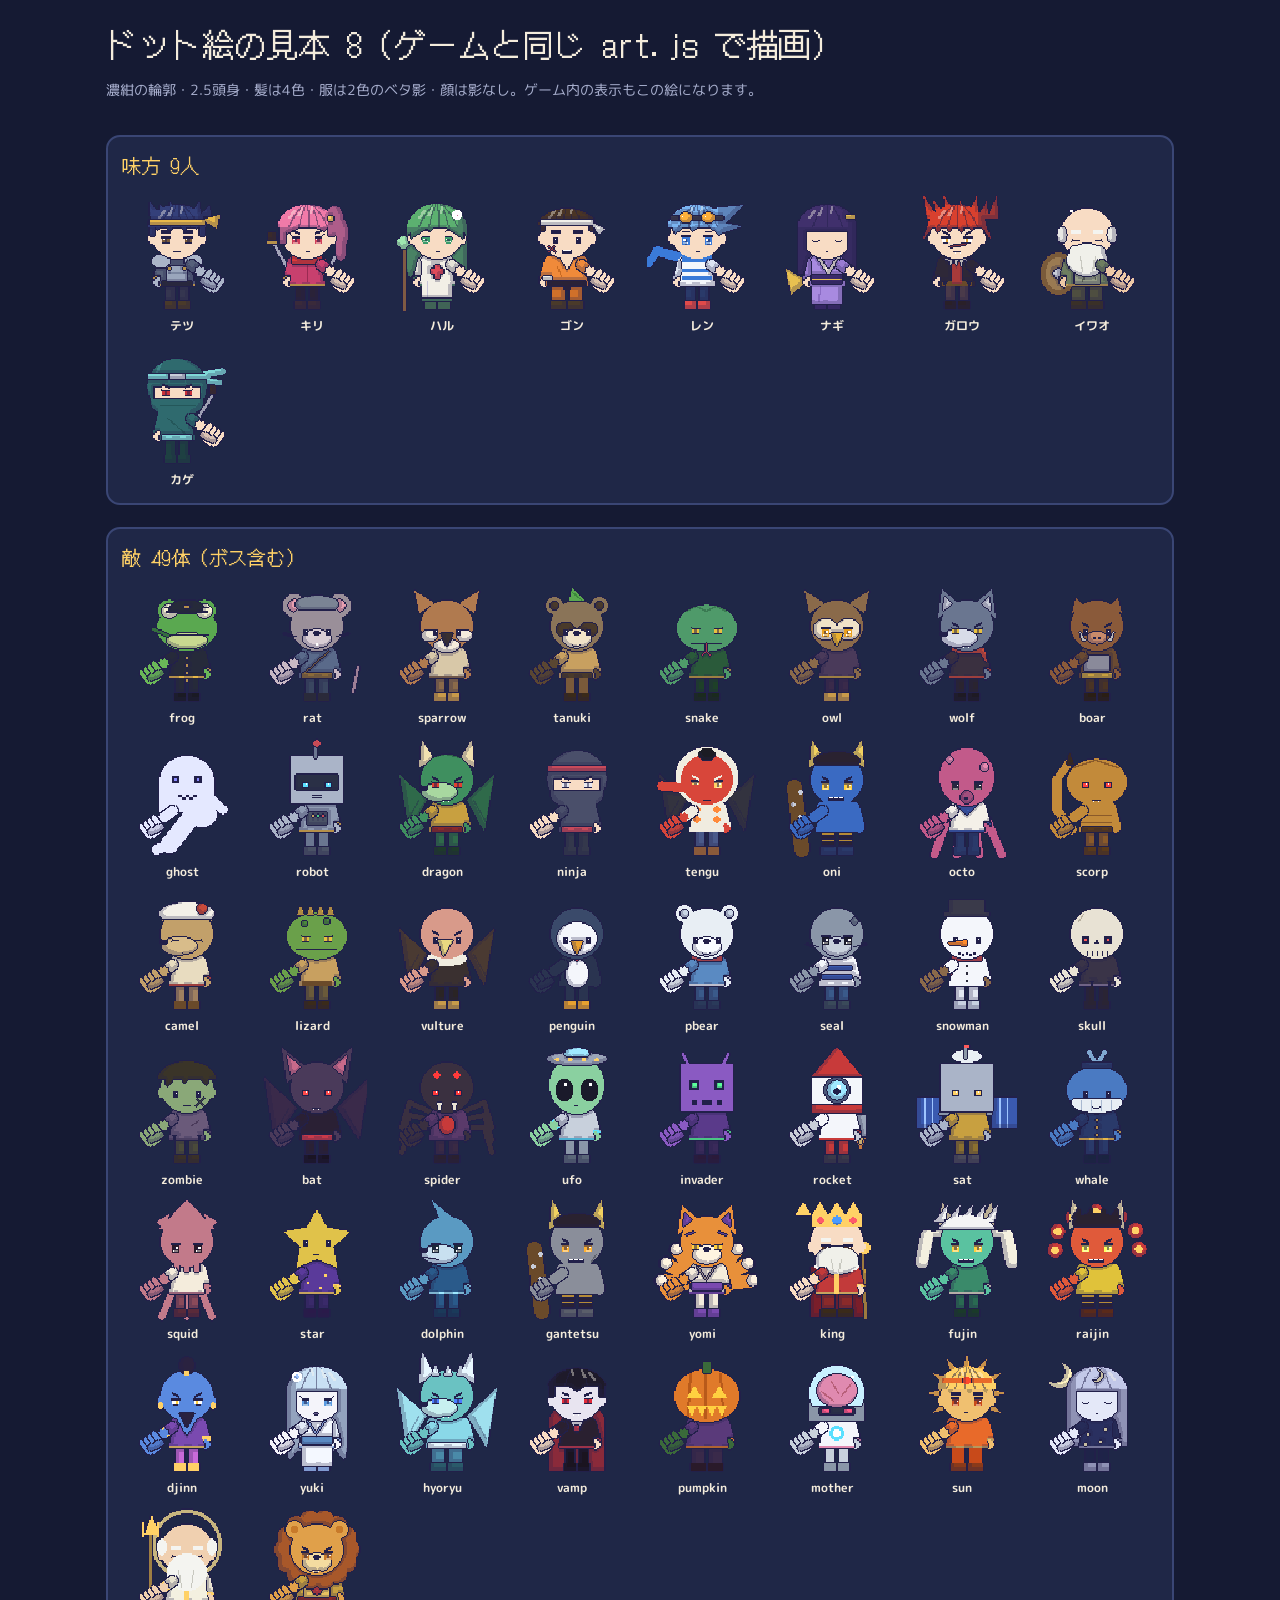
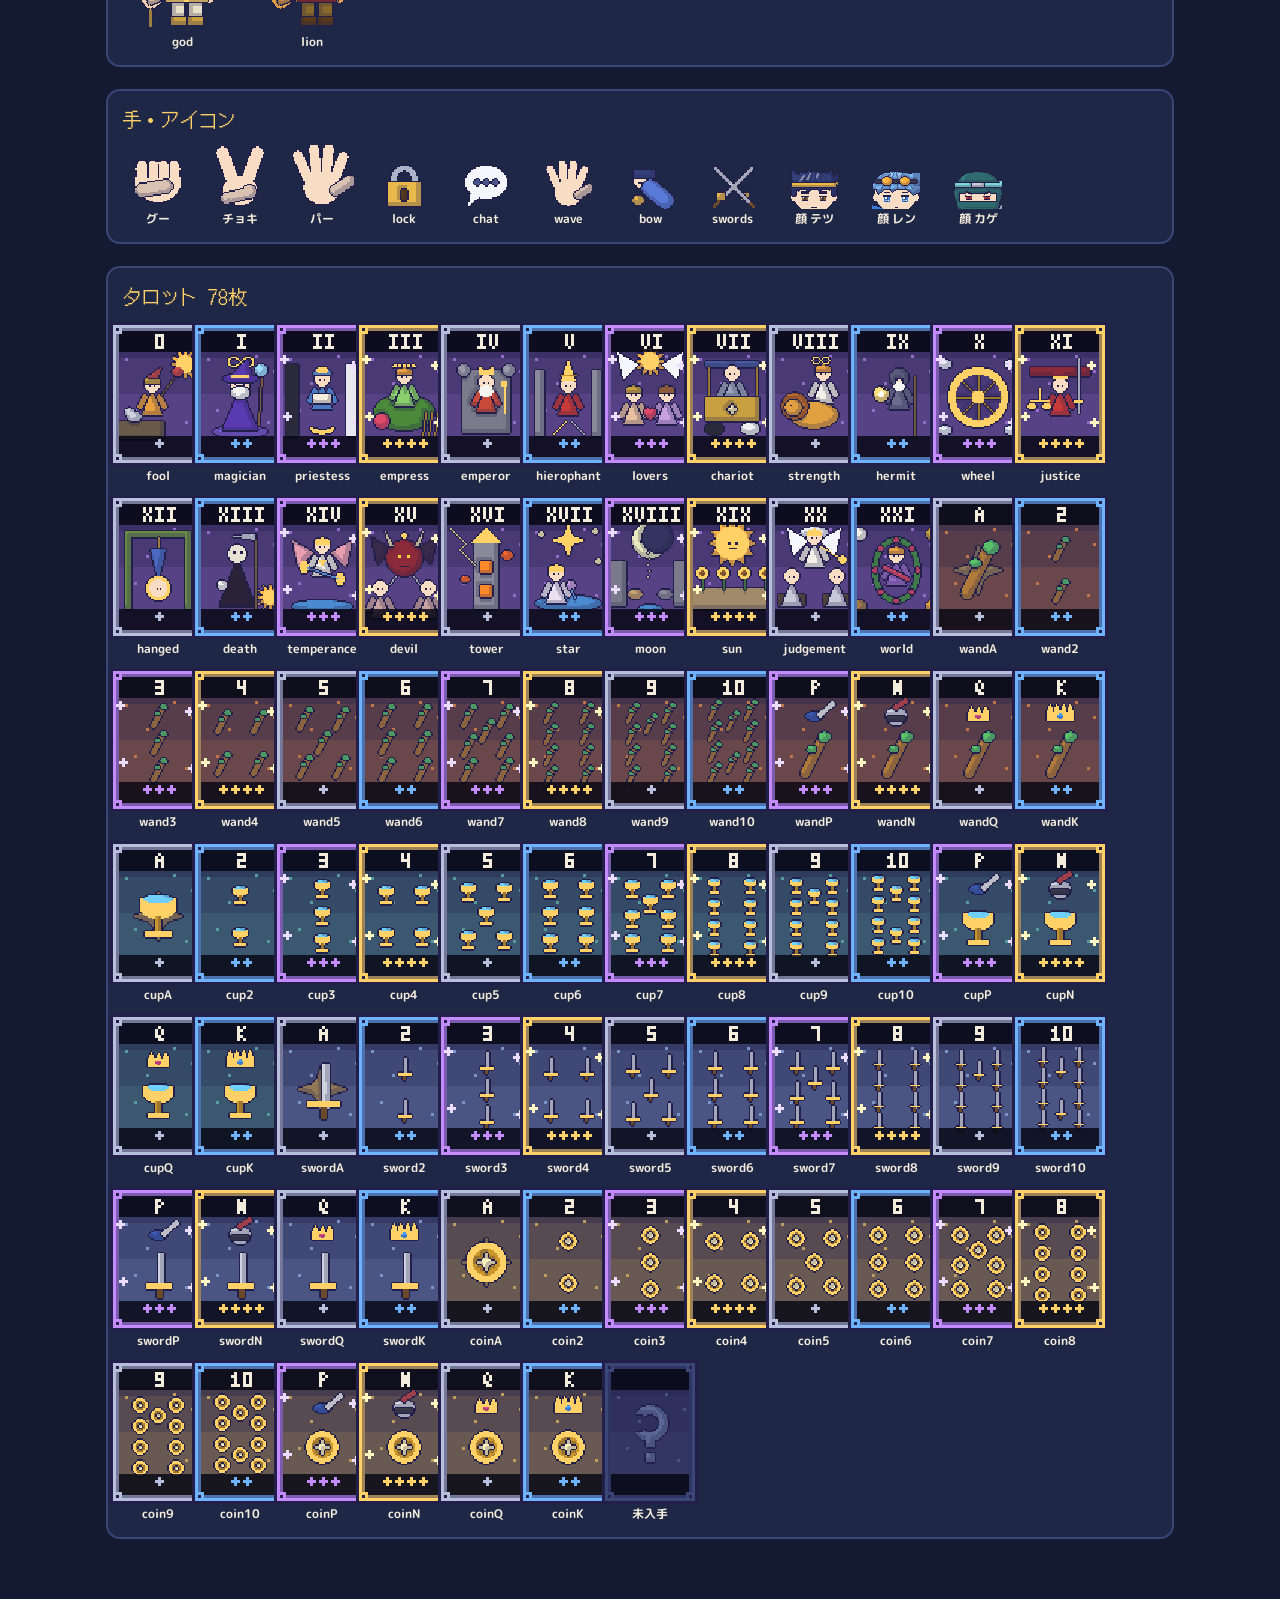
<file: _art-preview.html>
<!doctype html>
<html lang="ja">
<head>
<meta charset="utf-8">
<meta name="viewport" content="width=device-width,initial-scale=1">
<title>ドット絵の見本 8</title>
<link rel="stylesheet" href="https://fonts.googleapis.com/css2?family=DotGothic16&family=M+PLUS+Rounded+1c:wght@400;700;800&display=swap">
<style>
:root { --night: #151a33; --panel: #1f2747; --line: #3a4675; --ink: #f4ecdc; --dim: #a9b0cf; --gold: #ffd166; }
* { box-sizing: border-box; }
body { margin: 0; background: var(--night); color: var(--ink); font-family: "M PLUS Rounded 1c", sans-serif; }
.wrap { max-width: 1100px; margin: 0 auto; padding: 20px 16px 60px; display: flex; flex-direction: column; gap: 22px; }
h1, h2 { font-family: "DotGothic16", monospace; font-weight: 400; margin: 0; }
h2 { color: var(--gold); font-size: 1.2rem; }
.sub { color: var(--dim); font-size: .85rem; }
.sec { background: var(--panel); border: 2px solid var(--line); border-radius: 14px; padding: 14px; display: flex; flex-direction: column; gap: 12px; }
.row { display: flex; flex-wrap: wrap; gap: 10px; align-items: flex-end; }
.it { display: flex; flex-direction: column; align-items: center; gap: 2px; font-size: .72rem; width: 120px; text-align: center; }
.it.s { width: 72px; }
img, canvas { image-rendering: pixelated; image-rendering: crisp-edges; display: block; }
.fig { position: relative; width: 110px; height: 125px; }
.fig img { position: absolute; }
</style>
</head>
<body>
<div class="wrap">
  <div><h1>ドット絵の見本 8（ゲームと同じ art.js で描画）</h1>
  <p class="sub">濃紺の輪郭・2.5頭身・髪は4色・服は2色のベタ影・顔は影なし。ゲーム内の表示もこの絵になります。</p></div>
  <div class="sec"><h2>味方 9人</h2><div class="row" id="allies"></div></div>
  <div class="sec"><h2>敵 49体（ボス含む）</h2><div class="row" id="enemies"></div></div>
  <div class="sec"><h2>手・アイコン</h2><div class="row" id="icons"></div></div>
  <div class="sec"><h2>タロット 78枚</h2><div class="row" id="cards"></div></div>
</div>
<script src="art.js"></script>
<script>
const A = JQArt;
const NAMES = { 1: "テツ", 2: "キリ", 3: "ハル", 4: "ゴン", 5: "レン", 6: "ナギ", 7: "ガロウ", 8: "イワオ", 9: "カゲ" };
// 体＋前の腕（休みの角度 35°）＋手を、ゲームと同じ位置関係で重ねる
function figure(kind, key, flip) {
  const a = A.actor(kind, key), d = document.createElement("div"); d.className = "fig"; if (flip) d.style.transform = "scaleX(-1)";
  d.innerHTML = `<img src="${a.body}" style="left:0;top:0;width:110px;height:125px">
    <div style="position:absolute;left:57.5px;top:65px;width:30px;height:17.5px;transform-origin:6.25px 8.75px;transform:rotate(35deg)">
      <img src="${a.arm}" style="left:0;top:0;width:30px;height:17.5px"><img src="${a.hand[0]}" style="left:18px;top:-6px;width:30px;height:30px"></div>`;
  return d;
}
const add = (box, el, label, cls = "") => { const d = document.createElement("div"); d.className = "it " + cls; d.appendChild(el); d.insertAdjacentHTML("beforeend", `<b>${label}</b>`); box.appendChild(d); };
for (const id in NAMES) add(document.getElementById("allies"), figure("p", +id), NAMES[id]);
for (const k of Object.keys(A.ENEMY)) add(document.getElementById("enemies"), figure("e", k, true), k);
const img = (src, w) => { const i = new Image(); i.src = src; i.style.width = i.style.height = w + "px"; return i; };
["グー", "チョキ", "パー"].forEach((n, h) => add(document.getElementById("icons"), img(A.handIcon(h), 64), n, "s"));
for (const n of ["lock", "chat", "wave", "bow", "swords"]) add(document.getElementById("icons"), img(A.icon(n), 48), n, "s");
for (const k of ["1", "5", "9"]) add(document.getElementById("icons"), img(A.actor("p", +k).face, 48), "顔 " + NAMES[k], "s");
const MAJ = ["fool", "magician", "priestess", "empress", "emperor", "hierophant", "lovers", "chariot", "strength", "hermit", "wheel", "justice", "hanged", "death", "temperance", "devil", "tower", "star", "moon", "sun", "judgement", "world"];
const ROMAN = ["0", "I", "II", "III", "IV", "V", "VI", "VII", "VIII", "IX", "X", "XI", "XII", "XIII", "XIV", "XV", "XVI", "XVII", "XVIII", "XIX", "XX", "XXI"];
const SUITC = { wand: "#ff9a4a", cup: "#6fd0c0", sword: "#9fc5ff", coin: "#ffd166" }, RG = ["A", "2", "3", "4", "5", "6", "7", "8", "9", "10", "P", "N", "Q", "K"];
const card = (ds, label) => { const c = document.createElement("canvas"); Object.assign(c.dataset, ds); c.style.width = "96px"; c.style.height = "144px"; A.paintCard(c); add(document.getElementById("cards"), c, label, "s"); };
MAJ.forEach((id, i) => card({ art: "star", id, kind: "major", r: i % 4, col: "#c48bff", label: ROMAN[i] }, id));
for (const s in SUITC) for (let r = 0; r < 14; r++) card({ art: s, kind: "minor", suit: s, rank: r, r: r % 4, col: SUITC[s], label: RG[r] }, s + RG[r]);
card({ art: "unknown", label: "" }, "未入手");
</script>
</body>
</html>
</file>
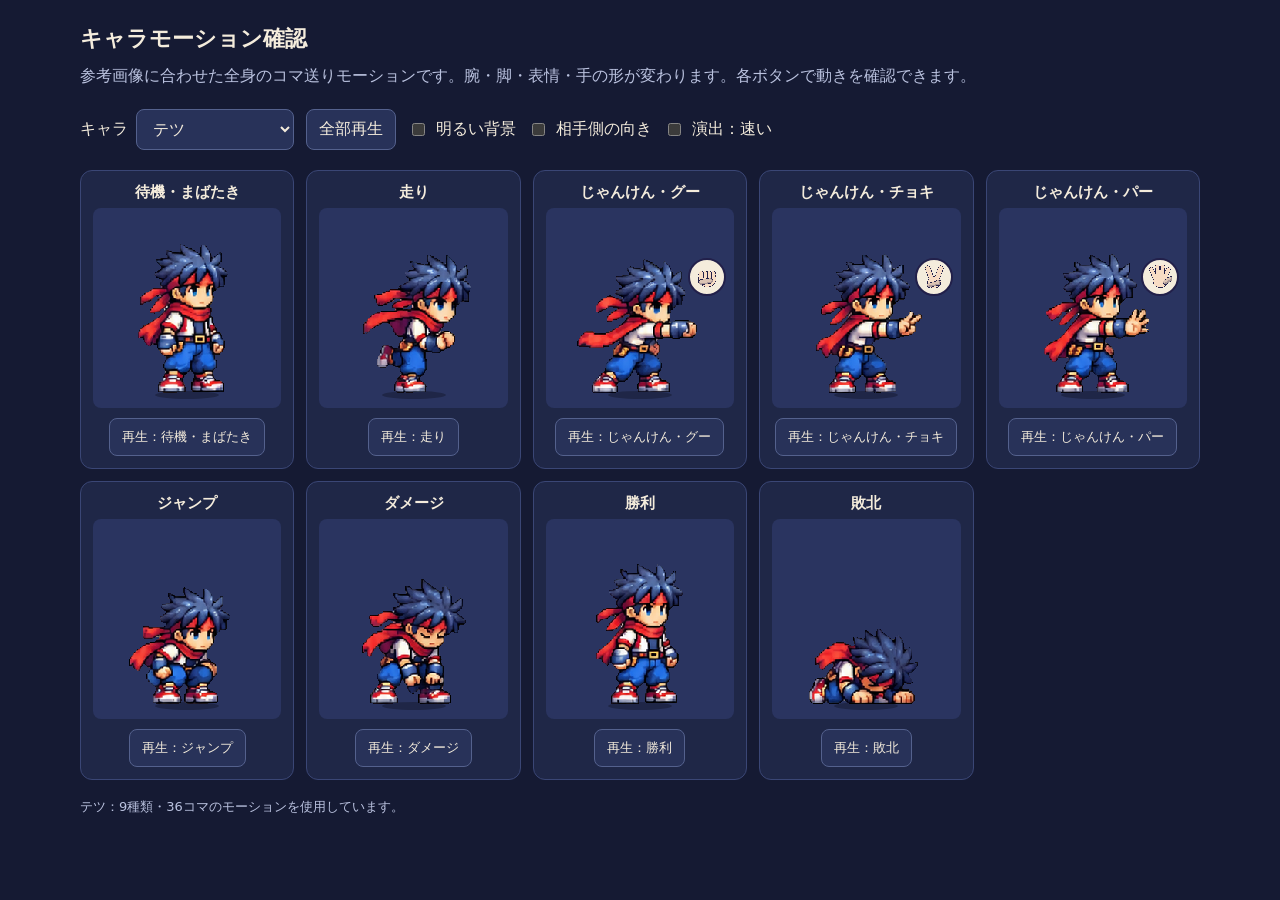
<file: _motion-preview.html>
<!doctype html>
<html lang="ja">
<head>
<meta charset="utf-8">
<meta name="viewport" content="width=device-width,initial-scale=1">
<title>キャラモーション確認</title>
<style>
:root { color-scheme: dark; font-family: system-ui, sans-serif; background: #151a33; color: #f4ecdc; }
body { margin: 0; } main { max-width: 1120px; margin: auto; padding: 24px; }
h1 { font-size: 22px; margin: 0 0 8px; } p { line-height: 1.7; color: #bac2df; margin: 0 0 20px; }
.controls { display: flex; align-items: center; flex-wrap: wrap; gap: 12px; margin-bottom: 20px; }
select, button { font: inherit; padding: 9px 12px; border: 1px solid #54618d; border-radius: 8px; color: #f4ecdc; background: #283259; }
button { cursor: pointer; } label { display: flex; align-items: center; gap: 8px; }
.grid { display: grid; grid-template-columns: repeat(auto-fit, minmax(210px, 1fr)); gap: 12px; }
.card { background: #1f2747; border: 1px solid #3a4675; border-radius: 12px; padding: 12px; text-align: center; }
h2 { font-size: 15px; margin: 0 0 6px; } .scene { height: 200px; position: relative; background: #2a3460; border-radius: 8px; overflow: hidden; }
.light .scene { background: #efe5ce; }
.actor { position: absolute; width: 128px; height: 160px; bottom: 12px; left: calc(50% - 64px); }
.bob { position: absolute; inset: 0; animation: breathe 2.4s steps(1, end) infinite; }
.motion-rendered .bob { animation: none; }
.spr { display: block; width: 128px; height: 160px; max-width: none; image-rendering: pixelated; }
.shadow { position: absolute; width: 64px; height: 8px; left: 32px; bottom: -3px; border-radius: 50%; background: #0004; }
.bubble { position: absolute; top: 50px; right: 8px; border-radius: 50%; background: #f4ecdc; border: 2px solid #22204a; padding: 5px; z-index: 2; }
.bubble img { width: 24px; height: 24px; display: block; image-rendering: pixelated; }
@keyframes breathe { 0%, 100% { transform: translateY(0); } 35%, 65% { transform: translateY(-1px); } }
.caption { margin: 16px 0 0; font-size: 13px; } .card button { margin-top: 10px; font-size: 13px; }
@media (max-width: 520px) { main { padding: 16px; } .grid { grid-template-columns: repeat(2, minmax(0, 1fr)); } .controls { font-size: 14px; } }
</style>
</head>
<body><main>
<h1>キャラモーション確認</h1>
<p>参考画像に合わせた全身のコマ送りモーションです。腕・脚・表情・手の形が変わります。各ボタンで動きを確認できます。</p>
<div class="controls">
  <label>キャラ <select id="character"></select></label>
  <button id="replay" type="button">全部再生</button>
  <label><input id="light" type="checkbox">明るい背景</label>
  <label><input id="reverse" type="checkbox">相手側の向き</label>
  <label><input id="fast" type="checkbox">演出：速い</label>
</div>
<div class="grid" id="list"></div>
<p class="caption" id="status" role="status"></p>
</main>
<script src="art.js"></script>
<script src="character-atlases.js?v=2026-11-08-0044"></script>
<script src="character-motion.js?v=2026-11-08-0044"></script>
<script>
const names = ["テツ", "キリ", "ハル", "ゴン", "レン", "ナギ", "ガロウ", "イワオ", "カゲ", "シズク", "ツツミ", "ウガチ", "ホムラ", "マサ", "トキ", "ミツ", "セツナ", "カエデ（攻撃）", "カエデ（防御）"];
const keys = [...Array.from({ length: 18 }, (_, i) => `c${i + 1}`), "c18d"];
const motions = [["待機・まばたき", "idle"], ["走り", "run"], ["じゃんけん・グー", "G", 0], ["じゃんけん・チョキ", "C", 1], ["じゃんけん・パー", "P", 2], ["ジャンプ", "jump"], ["ダメージ", "hurt"], ["勝利", "win"], ["敗北", "lose"]];
const select = document.getElementById("character"), cards = [];
keys.forEach((key, i) => { const option = document.createElement("option"); option.value = key; option.textContent = names[i]; select.append(option); });
for (const [label, name, hand] of motions) {
  const card = document.createElement("section"); card.className = "card";
  card.innerHTML = `<h2>${label}</h2><div class="scene"><div class="actor"><div class="shadow"></div><div class="bob"><img class="spr" alt="${label}"></div></div></div><button type="button">再生：${label}</button>`;
  const actor = card.querySelector(".actor");
  if (hand !== undefined) { const bubble = document.createElement("span"); bubble.className = "bubble"; bubble.innerHTML = `<img src="${JQArt.handIcon(hand)}" alt="${["グー", "チョキ", "パー"][hand]}">`; card.querySelector(".scene").append(bubble); }
  const play = () => JQMotion.play(actor, name, { loop: name === "win" || name === "run", rate: document.getElementById("fast").checked ? .55 : 1 });
  card.querySelector("button").onclick = play;
  cards.push({ actor, play }); document.getElementById("list").append(card);
}
async function choose() {
  const key = select.value;
  document.getElementById("status").textContent = "読み込み中…";
  const ready = cards.map(async ({ actor }) => {
    JQMotion.play(actor, "idle");
    const image = actor.querySelector(".spr"); image.dataset.motionKey = key; image.src = `img/chars/${key}.png?v=2026-11-08-0044`;
    await image.decode();
  });
  try {
    await Promise.all(ready); if (select.value !== key) return;
    cards.forEach(c => c.play());
    document.getElementById("status").textContent = `${names[keys.indexOf(key)]}：9種類・36コマのモーションを使用しています。`;
  } catch { if (select.value === key) document.getElementById("status").textContent = "画像を読み込めませんでした。再読み込みしてください。"; }
}
select.onchange = choose;
document.getElementById("replay").onclick = () => cards.forEach(c => c.play());
document.getElementById("light").onchange = e => document.body.classList.toggle("light", e.target.checked);
document.getElementById("reverse").onchange = e => cards.forEach(c => { c.actor.style.transform = e.target.checked ? "scaleX(-1)" : "none"; });
document.getElementById("fast").onchange = () => cards.forEach(c => c.play());
choose();
</script></body></html>
</file>
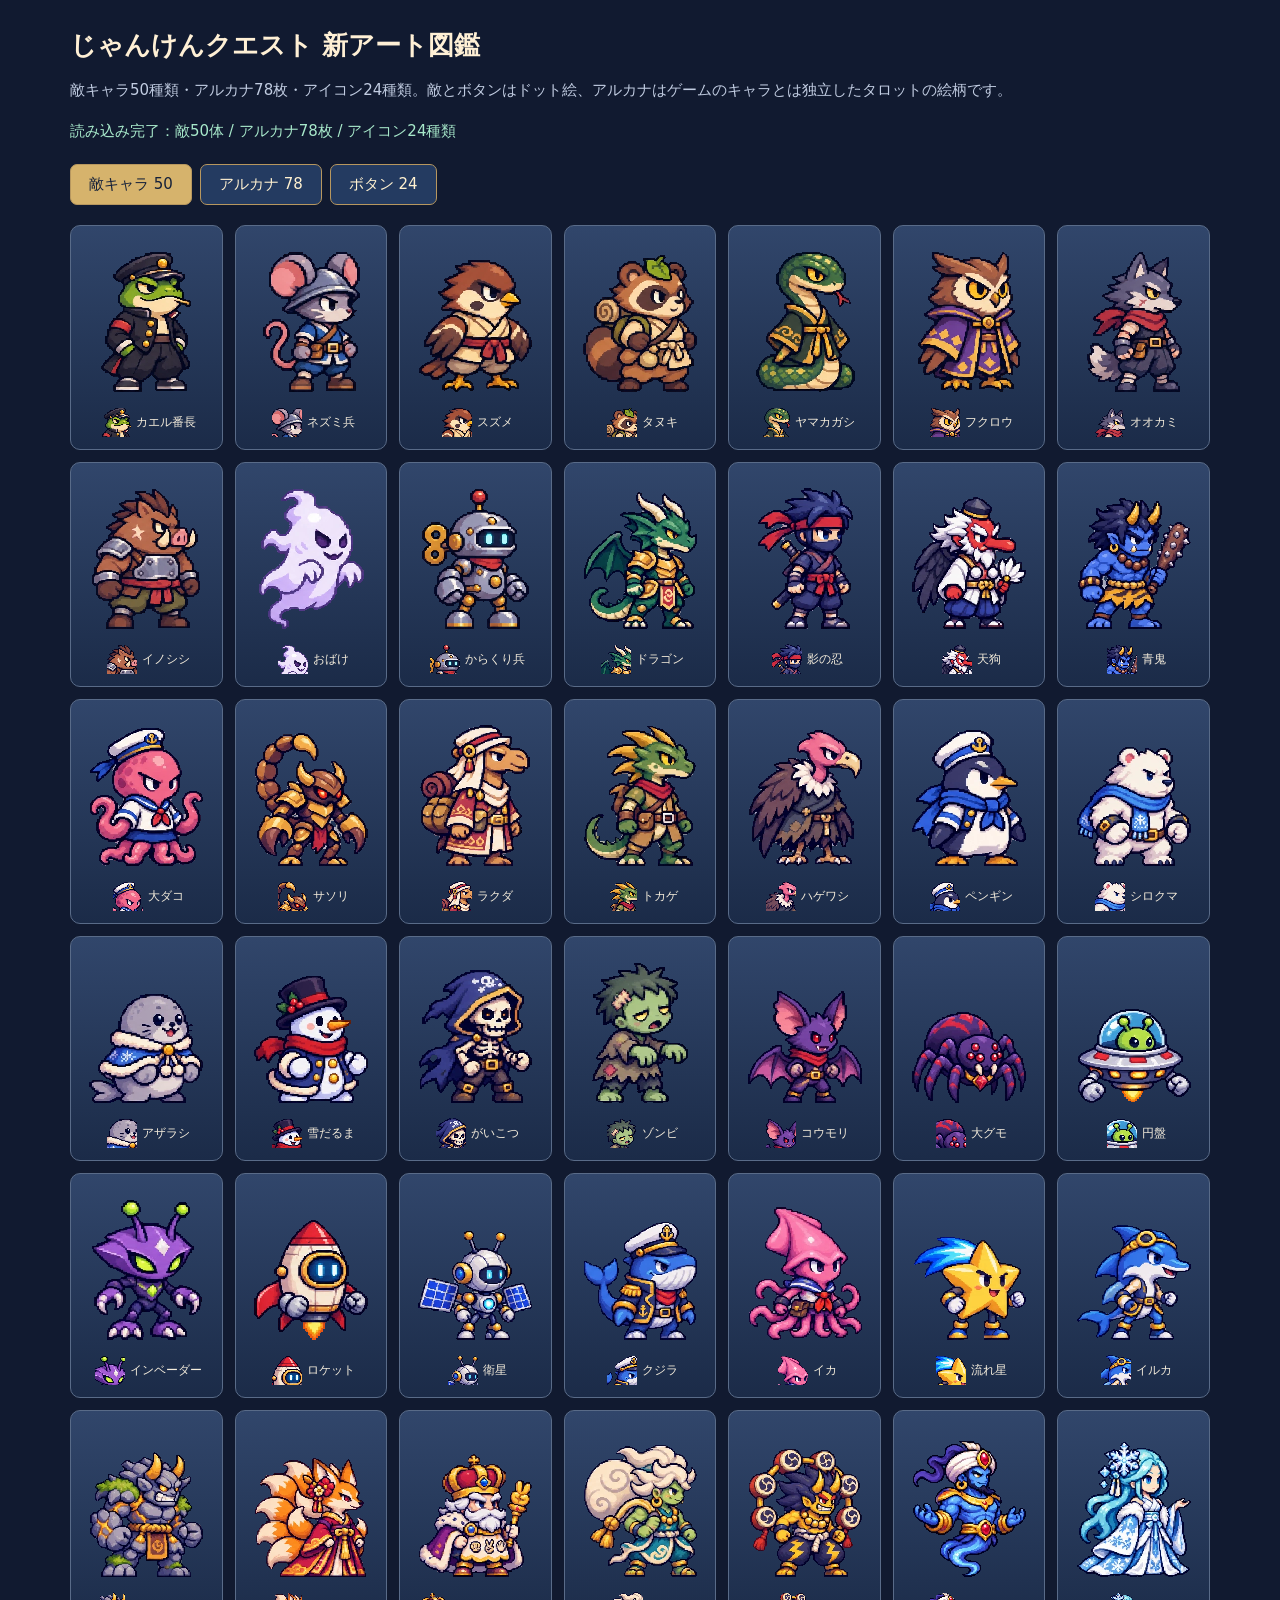
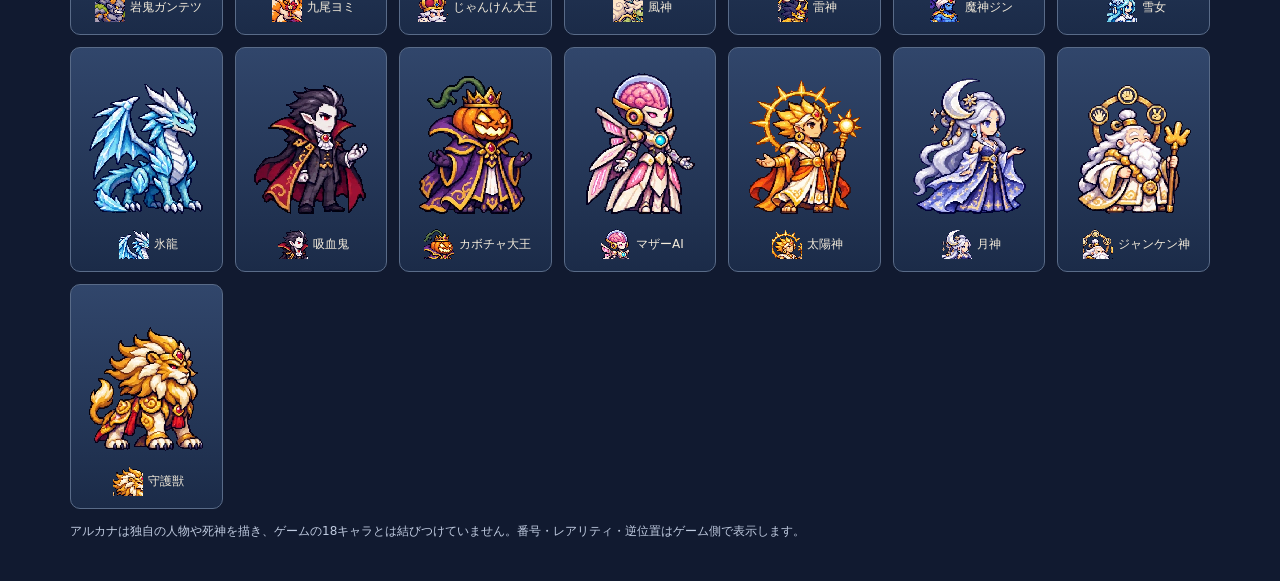
<file: _visual-preview.html>
<!doctype html><html lang="ja"><meta charset="utf-8"><meta name="viewport" content="width=device-width,initial-scale=1"><title>じゃんけんクエスト 新アート図鑑</title>
<style>*{box-sizing:border-box}body{margin:0;background:#111a30;color:#fff0d5;font:15px system-ui,sans-serif}main{max-width:1180px;margin:auto;padding:28px 20px}h1{font-size:26px;margin:0 0 10px}p{color:#c1cce1;line-height:1.7}nav{display:flex;gap:8px;flex-wrap:wrap;margin:20px 0}button{padding:10px 18px;border:1px solid #b7975f;background:#243b61;color:#fff1d0;border-radius:7px;font:inherit;cursor:pointer}button[aria-pressed=true]{background:#d6b36c;color:#15213a}.grid{display:grid;grid-template-columns:repeat(auto-fill,minmax(140px,1fr));gap:12px}.tile{margin:0;padding:12px 8px;background:linear-gradient(#31466b,#1b2b48);border:1px solid #596b88;border-radius:10px;text-align:center;overflow:hidden}.tile img,.tile canvas{image-rendering:pixelated;object-fit:contain;display:block;margin:0 auto 9px}.enemy{width:128px;height:160px;animation:breathe 2.4s steps(1,end) infinite}.card{width:112px;height:168px}.icon{width:80px;height:80px}.face{width:30px;height:30px!important;display:inline-block!important;vertical-align:middle;margin:0 5px!important}figcaption{font-size:12px;color:#f5eddc}.note{font-size:12px}#status{color:#a7e8ca}.hidden{display:none}@keyframes breathe{45%,70%{transform:translateY(-1px)}}@media(prefers-reduced-motion:reduce){.enemy{animation:none}}</style>
<main><h1>じゃんけんクエスト 新アート図鑑</h1><p>敵キャラ50種類・アルカナ78枚・アイコン24種類。敵とボタンはドット絵、アルカナはゲームのキャラとは独立したタロットの絵柄です。</p><p id="status">画像を読み込んでいます…</p><nav><button data-tab="enemies" aria-pressed="true">敵キャラ 50</button><button data-tab="cards" aria-pressed="false">アルカナ 78</button><button data-tab="icons" aria-pressed="false">ボタン 24</button></nav><section id="enemies" class="grid"></section><section id="cards" class="grid hidden"></section><section id="icons" class="grid hidden"></section><p class="note">アルカナは独自の人物や死神を描き、ゲームの18キャラとは結びつけていません。番号・レアリティ・逆位置はゲーム側で表示します。</p></main>
<script>window.JQ_VER='2026-11-08-0045';</script><script src="art.js"></script><script src="visual-assets.js"></script><script src="visual-art.js"></script><script>
const catalog={"cards":[{"id":"fool","name":"愚者","scene":"A cheerful young adventurer stepping onto a grassy cliff with a tiny white dog, sunlit mountains and a red bindle"},{"id":"magician","name":"魔術師","scene":"A violet-robed young mage raising a glowing wand over a table with a sword, golden cup and coin, an infinity sigil overhead"},{"id":"priestess","name":"女教皇","scene":"A calm blue-haired priestess seated between ivory and dark pillars, crescent moon and a luminous scroll"},{"id":"empress","name":"女帝","scene":"A gentle crowned empress in a lush flower garden, golden wheat and heart-shaped shield"},{"id":"emperor","name":"皇帝","scene":"A stern red-caped emperor on a stone throne with ram motifs, a golden scepter and warm mountains"},{"id":"hierophant","name":"教皇","scene":"An elderly kindly high priest in crimson and ivory, triple crown, two crossed golden keys and a temple arch"},{"id":"lovers","name":"恋人","scene":"Two shy fantasy adventurers holding hands beneath a protective winged angel, flowering trees and a warm heart glow"},{"id":"chariot","name":"戦車","scene":"A determined armored rider in a blue-gold chariot pulled by a black and a white sphinx, a starry city gate"},{"id":"strength","name":"力","scene":"A brave smiling girl gently resting a hand on a golden lion, flower garland and an infinity emblem"},{"id":"hermit","name":"隠者","scene":"A silver-haired hermit in a deep blue cloak holding a star lantern on a snowy mountain path"},{"id":"wheel","name":"運命の輪","scene":"An ornate golden wheel of fortune floating among navy clouds, four little winged guardians in the corners"},{"id":"justice","name":"正義","scene":"A regal violet-haired judge with upright silver sword and balanced golden scales, burgundy curtains"},{"id":"hanged","name":"吊された男","scene":"A serene young traveler hanging safely upside down by one ankle from a leafy wooden arch, crossed leg and golden halo"},{"id":"death","name":"死神","scene":"A friendly ivory skeleton knight riding a pale horse, black banner with a white rose, sunrise over a river, no gore"},{"id":"temperance","name":"節制","scene":"A beautiful winged angel in ivory and pale blue, pouring water between two gold cups, one foot on water"},{"id":"devil","name":"悪魔","scene":"A mischievous horned purple demon king with small bat wings and a golden chain, playful fantasy mood rather than horror"},{"id":"tower","name":"塔","scene":"A dark stone tower struck by a bright golden lightning bolt, crown tilting, magical sparks and storm clouds, no injured people"},{"id":"star","name":"星","scene":"A teal-haired star maiden kneeling at a clear pool with two water jugs, a large eight-point golden star and small stars"},{"id":"moon","name":"月","scene":"A sleepy crescent moon over twin towers, a blue wolf and cream dog facing the sky, a winding silver path"},{"id":"sun","name":"太陽","scene":"A joyful child adventurer on a white pony among tall sunflowers, enormous warm smiling sun and red banner"},{"id":"judgement","name":"審判","scene":"A radiant winged angel blowing a golden trumpet above joyful travelers rising into morning light, no graves or gore"},{"id":"world","name":"世界","scene":"A graceful fantasy dancer within a green laurel wreath, four symbolic guardians and a bright blue celestial background"},{"id":"wand1","name":"ワンドのエース","scene":"one magnificent budding wand rising from a magical hand. Supporting environment: a warm emerald forest and hilltop castles. Palette: amber, coral and forest green. Suit motif: blooming wooden wands"},{"id":"wand2","name":"ワンドの2","scene":"two wands flanking a traveler surveying a distant kingdom. Supporting environment: a warm emerald forest and hilltop castles. Palette: amber, coral and forest green. Suit motif: blooming wooden wands"},{"id":"wand3","name":"ワンドの3","scene":"three wands by an explorer watching a ship at sunset. Supporting environment: a warm emerald forest and hilltop castles. Palette: amber, coral and forest green. Suit motif: blooming wooden wands"},{"id":"wand4","name":"ワンドの4","scene":"four flower-wrapped wands forming a festive garden gate. Supporting environment: a warm emerald forest and hilltop castles. Palette: amber, coral and forest green. Suit motif: blooming wooden wands"},{"id":"wand5","name":"ワンドの5","scene":"five young adventurers joyfully sparring with wands. Supporting environment: a warm emerald forest and hilltop castles. Palette: amber, coral and forest green. Suit motif: blooming wooden wands"},{"id":"wand6","name":"ワンドの6","scene":"a victorious rider with a laurel-topped wand and flags. Supporting environment: a warm emerald forest and hilltop castles. Palette: amber, coral and forest green. Suit motif: blooming wooden wands"},{"id":"wand7","name":"ワンドの7","scene":"a courageous defender holding a wand above a grassy ridge. Supporting environment: a warm emerald forest and hilltop castles. Palette: amber, coral and forest green. Suit motif: blooming wooden wands"},{"id":"wand8","name":"ワンドの8","scene":"eight wands streaking diagonally through a bright sky. Supporting environment: a warm emerald forest and hilltop castles. Palette: amber, coral and forest green. Suit motif: blooming wooden wands"},{"id":"wand9","name":"ワンドの9","scene":"a resilient ranger guarding a wooden wand fence. Supporting environment: a warm emerald forest and hilltop castles. Palette: amber, coral and forest green. Suit motif: blooming wooden wands"},{"id":"wand10","name":"ワンドの10","scene":"a traveler carrying a big bundle of wands toward a village. Supporting environment: a warm emerald forest and hilltop castles. Palette: amber, coral and forest green. Suit motif: blooming wooden wands"},{"id":"wand11","name":"ワンドのペイジ","scene":"a curious young apprentice holding a flowering wand. Supporting environment: a warm emerald forest and hilltop castles. Palette: amber, coral and forest green. Suit motif: blooming wooden wands"},{"id":"wand12","name":"ワンドのナイト","scene":"a fiery mounted knight with a raised wand and a flowing red cape. Supporting environment: a warm emerald forest and hilltop castles. Palette: amber, coral and forest green. Suit motif: blooming wooden wands"},{"id":"wand13","name":"ワンドのクイーン","scene":"a confident forest queen with a sunflower, black cat and wand. Supporting environment: a warm emerald forest and hilltop castles. Palette: amber, coral and forest green. Suit motif: blooming wooden wands"},{"id":"wand14","name":"ワンドのキング","scene":"a warm noble forest king on a lion-carved throne with a wand. Supporting environment: a warm emerald forest and hilltop castles. Palette: amber, coral and forest green. Suit motif: blooming wooden wands"},{"id":"cup1","name":"カップのエース","scene":"one ornate golden chalice overflowing with clear magical water. Supporting environment: a tranquil moonlit river, ponds and sea palaces. Palette: turquoise, pearl and soft rose. Suit motif: ornate golden cups filled with turquoise water"},{"id":"cup2","name":"カップの2","scene":"two friendly adventurers exchanging golden cups under a winged emblem. Supporting environment: a tranquil moonlit river, ponds and sea palaces. Palette: turquoise, pearl and soft rose. Suit motif: ornate golden cups filled with turquoise water"},{"id":"cup3","name":"カップの3","scene":"three joyful friends toasting with golden cups in a garden. Supporting environment: a tranquil moonlit river, ponds and sea palaces. Palette: turquoise, pearl and soft rose. Suit motif: ornate golden cups filled with turquoise water"},{"id":"cup4","name":"カップの4","scene":"a thoughtful traveler beneath a tree with three cups and one offered cup. Supporting environment: a tranquil moonlit river, ponds and sea palaces. Palette: turquoise, pearl and soft rose. Suit motif: ornate golden cups filled with turquoise water"},{"id":"cup5","name":"カップの5","scene":"a sad traveler by a river with three tipped cups and two upright cups. Supporting environment: a tranquil moonlit river, ponds and sea palaces. Palette: turquoise, pearl and soft rose. Suit motif: ornate golden cups filled with turquoise water"},{"id":"cup6","name":"カップの6","scene":"two children exchanging a cup full of white flowers in a village. Supporting environment: a tranquil moonlit river, ponds and sea palaces. Palette: turquoise, pearl and soft rose. Suit motif: ornate golden cups filled with turquoise water"},{"id":"cup7","name":"カップの7","scene":"seven dreamlike cups holding a jewel, castle, laurel, dragon and other wonders. Supporting environment: a tranquil moonlit river, ponds and sea palaces. Palette: turquoise, pearl and soft rose. Suit motif: ornate golden cups filled with turquoise water"},{"id":"cup8","name":"カップの8","scene":"a traveler leaving eight cups behind and walking toward the moon. Supporting environment: a tranquil moonlit river, ponds and sea palaces. Palette: turquoise, pearl and soft rose. Suit motif: ornate golden cups filled with turquoise water"},{"id":"cup9","name":"カップの9","scene":"a content innkeeper seated before a semicircle of nine golden cups. Supporting environment: a tranquil moonlit river, ponds and sea palaces. Palette: turquoise, pearl and soft rose. Suit motif: ornate golden cups filled with turquoise water"},{"id":"cup10","name":"カップの10","scene":"a happy family beneath a rainbow with ten golden cups. Supporting environment: a tranquil moonlit river, ponds and sea palaces. Palette: turquoise, pearl and soft rose. Suit motif: ornate golden cups filled with turquoise water"},{"id":"cup11","name":"カップのペイジ","scene":"a dreamy young page holding a cup with a tiny fish peeking out. Supporting environment: a tranquil moonlit river, ponds and sea palaces. Palette: turquoise, pearl and soft rose. Suit motif: ornate golden cups filled with turquoise water"},{"id":"cup12","name":"カップのナイト","scene":"a gentle mounted knight carrying a shining cup across a river. Supporting environment: a tranquil moonlit river, ponds and sea palaces. Palette: turquoise, pearl and soft rose. Suit motif: ornate golden cups filled with turquoise water"},{"id":"cup13","name":"カップのクイーン","scene":"an elegant sea queen contemplating a lidded ornate golden cup. Supporting environment: a tranquil moonlit river, ponds and sea palaces. Palette: turquoise, pearl and soft rose. Suit motif: ornate golden cups filled with turquoise water"},{"id":"cup14","name":"カップのキング","scene":"a wise sea king seated above waves with a cup and little ship. Supporting environment: a tranquil moonlit river, ponds and sea palaces. Palette: turquoise, pearl and soft rose. Suit motif: ornate golden cups filled with turquoise water"},{"id":"sword1","name":"ソードのエース","scene":"one silver sword rising through an illuminated golden crown. Supporting environment: a cool sky kingdom with clouds, cliffs and distant ocean. Palette: sapphire, silver and pale violet. Suit motif: bright silver swords with blue and gold hilts"},{"id":"sword2","name":"ソードの2","scene":"a calm blindfolded guardian holding two crossed swords beside the sea. Supporting environment: a cool sky kingdom with clouds, cliffs and distant ocean. Palette: sapphire, silver and pale violet. Suit motif: bright silver swords with blue and gold hilts"},{"id":"sword3","name":"ソードの3","scene":"a symbolic red crystal heart with three crossed swords behind it, no gore. Supporting environment: a cool sky kingdom with clouds, cliffs and distant ocean. Palette: sapphire, silver and pale violet. Suit motif: bright silver swords with blue and gold hilts"},{"id":"sword4","name":"ソードの4","scene":"a resting knight beside a carved stone altar with four silver swords. Supporting environment: a cool sky kingdom with clouds, cliffs and distant ocean. Palette: sapphire, silver and pale violet. Suit motif: bright silver swords with blue and gold hilts"},{"id":"sword5","name":"ソードの5","scene":"a lone knight gathering swords after a friendly training match. Supporting environment: a cool sky kingdom with clouds, cliffs and distant ocean. Palette: sapphire, silver and pale violet. Suit motif: bright silver swords with blue and gold hilts"},{"id":"sword6","name":"ソードの6","scene":"a small boat carrying travelers and six upright swords across calm water. Supporting environment: a cool sky kingdom with clouds, cliffs and distant ocean. Palette: sapphire, silver and pale violet. Suit motif: bright silver swords with blue and gold hilts"},{"id":"sword7","name":"ソードの7","scene":"a clever scout quietly carrying a bundle of silver swords past a camp. Supporting environment: a cool sky kingdom with clouds, cliffs and distant ocean. Palette: sapphire, silver and pale violet. Suit motif: bright silver swords with blue and gold hilts"},{"id":"sword8","name":"ソードの8","scene":"a traveler safely surrounded by eight upright swords with loose ribbon blindfold. Supporting environment: a cool sky kingdom with clouds, cliffs and distant ocean. Palette: sapphire, silver and pale violet. Suit motif: bright silver swords with blue and gold hilts"},{"id":"sword9","name":"ソードの9","scene":"a worried traveler sitting in bed beneath nine decorative swords on a wall. Supporting environment: a cool sky kingdom with clouds, cliffs and distant ocean. Palette: sapphire, silver and pale violet. Suit motif: bright silver swords with blue and gold hilts"},{"id":"sword10","name":"ソードの10","scene":"ten swords planted in the earth before a luminous new sunrise, no injured people. Supporting environment: a cool sky kingdom with clouds, cliffs and distant ocean. Palette: sapphire, silver and pale violet. Suit motif: bright silver swords with blue and gold hilts"},{"id":"sword11","name":"ソードのペイジ","scene":"an alert young sky page holding a silver sword in a breezy meadow. Supporting environment: a cool sky kingdom with clouds, cliffs and distant ocean. Palette: sapphire, silver and pale violet. Suit motif: bright silver swords with blue and gold hilts"},{"id":"sword12","name":"ソードのナイト","scene":"a swift mounted sky knight with an upright sword and windblown cape. Supporting environment: a cool sky kingdom with clouds, cliffs and distant ocean. Palette: sapphire, silver and pale violet. Suit motif: bright silver swords with blue and gold hilts"},{"id":"sword13","name":"ソードのクイーン","scene":"a dignified silver-haired queen raising a sword on a cloud throne. Supporting environment: a cool sky kingdom with clouds, cliffs and distant ocean. Palette: sapphire, silver and pale violet. Suit motif: bright silver swords with blue and gold hilts"},{"id":"sword14","name":"ソードのキング","scene":"a stern wise sky king seated on a blue throne with an upright sword. Supporting environment: a cool sky kingdom with clouds, cliffs and distant ocean. Palette: sapphire, silver and pale violet. Suit motif: bright silver swords with blue and gold hilts"},{"id":"coin1","name":"コインのエース","scene":"one large golden star coin offered by a magical hand above a garden path. Supporting environment: a flourishing garden, stone workshop and golden city. Palette: gold, jade and rich brown. Suit motif: golden coins with a five-point star seal"},{"id":"coin2","name":"コインの2","scene":"a cheerful juggler balancing two golden coins joined by an infinity ribbon. Supporting environment: a flourishing garden, stone workshop and golden city. Palette: gold, jade and rich brown. Suit motif: golden coins with a five-point star seal"},{"id":"coin3","name":"コインの3","scene":"three star coins above master artisans building a beautiful arch. Supporting environment: a flourishing garden, stone workshop and golden city. Palette: gold, jade and rich brown. Suit motif: golden coins with a five-point star seal"},{"id":"coin4","name":"コインの4","scene":"a careful treasurer holding four golden coins beside a castle. Supporting environment: a flourishing garden, stone workshop and golden city. Palette: gold, jade and rich brown. Suit motif: golden coins with a five-point star seal"},{"id":"coin5","name":"コインの5","scene":"two weary adventurers finding shelter beside a warm five-coin window. Supporting environment: a flourishing garden, stone workshop and golden city. Palette: gold, jade and rich brown. Suit motif: golden coins with a five-point star seal"},{"id":"coin6","name":"コインの6","scene":"a generous merchant sharing coins with travelers beneath balanced scales. Supporting environment: a flourishing garden, stone workshop and golden city. Palette: gold, jade and rich brown. Suit motif: golden coins with a five-point star seal"},{"id":"coin7","name":"コインの7","scene":"a patient gardener inspecting seven golden star coins on a vine. Supporting environment: a flourishing garden, stone workshop and golden city. Palette: gold, jade and rich brown. Suit motif: golden coins with a five-point star seal"},{"id":"coin8","name":"コインの8","scene":"a diligent artisan engraving eight golden star coins in a workshop. Supporting environment: a flourishing garden, stone workshop and golden city. Palette: gold, jade and rich brown. Suit motif: golden coins with a five-point star seal"},{"id":"coin9","name":"コインの9","scene":"a graceful noblewoman with a falcon in a vineyard full of nine golden coins. Supporting environment: a flourishing garden, stone workshop and golden city. Palette: gold, jade and rich brown. Suit motif: golden coins with a five-point star seal"},{"id":"coin10","name":"コインの10","scene":"a prosperous multigenerational family and two dogs in a courtyard with ten star coins. Supporting environment: a flourishing garden, stone workshop and golden city. Palette: gold, jade and rich brown. Suit motif: golden coins with a five-point star seal"},{"id":"coin11","name":"コインのペイジ","scene":"a curious young garden page studying one large golden coin. Supporting environment: a flourishing garden, stone workshop and golden city. Palette: gold, jade and rich brown. Suit motif: golden coins with a five-point star seal"},{"id":"coin12","name":"コインのナイト","scene":"a steady mounted knight in jade armor carrying a golden coin. Supporting environment: a flourishing garden, stone workshop and golden city. Palette: gold, jade and rich brown. Suit motif: golden coins with a five-point star seal"},{"id":"coin13","name":"コインのクイーン","scene":"a nurturing garden queen holding a star coin with flowers and a rabbit. Supporting environment: a flourishing garden, stone workshop and golden city. Palette: gold, jade and rich brown. Suit motif: golden coins with a five-point star seal"},{"id":"coin14","name":"コインのキング","scene":"a wealthy kindly garden king on a vine-covered throne holding a golden star coin. Supporting environment: a flourishing garden, stone workshop and golden city. Palette: gold, jade and rich brown. Suit motif: golden coins with a five-point star seal"}],"enemies":[{"id":"frog","name":"カエル番長","scene":"confident green frog delinquent leader in a black Japanese school uniform and black cap, brass buttons, pale belly, toothpick"},{"id":"rat","name":"ネズミ兵","scene":"small gray mouse soldier with large pink ears, metal helmet, blue tunic, brown leather belt and a curled pink tail"},{"id":"sparrow","name":"スズメ","scene":"round brown sparrow martial artist, cream cheek feathers, tiny beak, tan travel tunic, wing-hands and little claw feet"},{"id":"tanuki","name":"タヌキ","scene":"round tanuki raccoon-dog with dark eye patches, leaf on head, beige explorer tunic, thick fluffy tail and warm brown fur"},{"id":"snake","name":"ヤマカガシ","scene":"upright green snake warrior with golden slit eyes, short forked tongue, deep green-gold robe and a coiled scaled tail"},{"id":"owl","name":"フクロウ","scene":"wise brown owl wizard in a violet robe with golden trim, very large amber eyes and cream eye discs"},{"id":"wolf","name":"オオカミ","scene":"lean gray-blue wolf bandit in dark clothes and red scarf, long muzzle, pointed ears, gold eyes and a fluffy tail"},{"id":"boar","name":"イノシシ","scene":"stocky brown boar bandit with two ivory tusks, short bristly hair, iron chestplate, leather belt and sturdy boots"},{"id":"ghost","name":"おばけ","scene":"cute pale lavender-white ghost with dark hollow eyes, mischievous smile, two short hands and a curled floating spirit tail"},{"id":"robot","name":"からくり兵","scene":"round retro silver-blue wind-up robot soldier with glowing cyan visor eyes, red antenna, gold rivets and blocky metal fists"},{"id":"dragon","name":"ドラゴン","scene":"small emerald dragon soldier with ivory horns, dark green bat wings, gold chest armor and a long curled tail"},{"id":"ninja","name":"影の忍","scene":"small indigo-clad masked ninja, sharp bright eyes, crimson headband and belt, a short sword sheathed on the back"},{"id":"tengu","name":"天狗","scene":"red-faced tengu with a prominent long red nose, little black cap, black wings, white mountain-priest robe and blue trousers"},{"id":"oni","name":"青鬼","scene":"mischievous muscular blue oni with two golden horns, tiger-striped yellow shorts, black hair and a wooden spiked club"},{"id":"octo","name":"大ダコ","scene":"pink octopus sailor monster with a round head, white-blue sailor shirt and scarf, curved tentacle arms and several tentacle feet"},{"id":"scorp","name":"サソリ","scene":"golden-brown armored scorpion fighter with red eyes, two big pincers, segmented torso and a tall curled stinger tail"},{"id":"camel","name":"ラクダ","scene":"kindly tan camel desert nomad with a long muzzle, cream desert headwrap with red detail, travel robe and a hump-shaped backpack"},{"id":"lizard","name":"トカゲ","scene":"green lizard adventurer with golden head spines, long tail, tawny travel vest, leather belt and yellow slit eyes"},{"id":"vulture","name":"ハゲワシ","scene":"bald pink-headed vulture with a hooked cream beak, dark brown wings and ragged black travel cloak"},{"id":"penguin","name":"ペンギン","scene":"determined navy penguin sailor with a white belly, blue scarf, bright orange beak and orange webbed feet"},{"id":"pbear","name":"シロクマ","scene":"stocky white polar-bear fighter with big paws, small round ears and a blue winter scarf"},{"id":"seal","name":"アザラシ","scene":"round gray seal in a short blue winter cape, expressive dark eyes, flipper hands and small tail"},{"id":"snowman","name":"雪だるま","scene":"jolly snowman with carrot nose, black top hat, red scarf, blue coat trim and mitten-like snow hands"},{"id":"skull","name":"がいこつ","scene":"friendly ivory skeleton pirate with a tattered navy hooded cape, dark eye sockets, belt and boots, no gore"},{"id":"zombie","name":"ゾンビ","scene":"cute sleepy green-skinned zombie in a ragged gray-brown tunic, a few stitched patches, no blood or exposed organs"},{"id":"bat","name":"コウモリ","scene":"small purple bat rogue with enormous pointed ears, red eyes, leathery wing-arms and little dark boots"},{"id":"spider","name":"大グモ","scene":"chibi dark purple spider monster with several ruby eyes, red chest jewel and eight stylized jointed limbs"},{"id":"ufo","name":"円盤","scene":"small retro silver flying saucer with glass dome, a little green alien inside and two metal glove arms, hovering"},{"id":"invader","name":"インベーダー","scene":"mischievous violet alien invader with antennae, lime eyes, crab-like geometric head, short arms and claw feet"},{"id":"rocket","name":"ロケット","scene":"sentient red and ivory toy rocket robot, blue window face, little metal fists, tail fins and a compact orange exhaust"},{"id":"sat","name":"衛星","scene":"silver satellite robot with a round head, blue solar-panel wing arms, little antennae and a cyan core"},{"id":"whale","name":"クジラ","scene":"chibi blue whale sea captain with white belly, short navy coat, fin-hands and a large curved tail"},{"id":"squid","name":"イカ","scene":"pink squid sea rogue with a pointed squid head, expressive eyes, sailor neckerchief and several curved tentacles"},{"id":"star","name":"流れ星","scene":"sentient golden five-point shooting star with a confident face, small glove-like hands, tiny boots and a compact blue comet tail"},{"id":"dolphin","name":"イルカ","scene":"playful sapphire dolphin fighter with a long friendly snout, white belly, streamlined fins and little blue-gold armor pieces"},{"id":"gantetsu","name":"岩鬼ガンテツ","scene":"powerful gray stone oni boss with rocky fists, craggy horns, mossy stone plates and glowing amber cracks"},{"id":"yomi","name":"九尾ヨミ","scene":"regal orange nine-tailed fox spirit boss with creamy muzzle, ruby-gold kimono, elaborate nine tails fanned behind the body"},{"id":"king","name":"じゃんけん大王","scene":"chibi white-bearded janken king boss with large golden jeweled crown, violet royal cape, ivory tunic and gold scepter"},{"id":"fujin","name":"風神","scene":"green-skinned wind god boss with fluffy ivory hair, a large ivory wind bag over shoulders, gold jewelry and teal cloth"},{"id":"raijin","name":"雷神","scene":"yellow-skinned thunder oni god boss with wild dark hair, a ring of small drums behind shoulders and black-gold lightning trousers"},{"id":"djinn","name":"魔神ジン","scene":"majestic blue genie boss with golden cuffs, jeweled turban, broad upper body and a curled spirit tail instead of legs"},{"id":"yuki","name":"雪女","scene":"beautiful pale snow-woman boss with long icy turquoise hair, ivory-blue kimono, snowflake hair ornament and delicate hands"},{"id":"hyoryu","name":"氷龍","scene":"regal cyan ice-dragon boss with sharp ivory crystal horns, crystalline ice wings, frost-blue scales and a long tail"},{"id":"vamp","name":"吸血鬼","scene":"pale aristocratic vampire boss with slick black hair, crimson high collar cape, charcoal suit and a small ruby brooch"},{"id":"pumpkin","name":"カボチャ大王","scene":"orange jack-o-lantern king boss with carved glowing yellow face, curled green stem and elaborate purple-gold wizard robes"},{"id":"mother","name":"マザーAI","scene":"elegant ivory and pink android queen boss with a clear dome helmet showing a pink mechanical brain, cyan reactor and gold details"},{"id":"sun","name":"太陽神","scene":"radiant warm-hearted solar god boss with a spiked golden sun halo, orange-ivory robes, gold jewelry and a little sun staff"},{"id":"moon","name":"月神","scene":"serene lunar goddess boss with long silver hair, crescent-moon ornament, midnight-blue dress and a star-pattern silver cape"},{"id":"god","name":"ジャンケン神","scene":"ancient kindly janken deity boss with an enormous white beard, ivory robes, gold ring halo and a golden three-pronged staff"},{"id":"lion","name":"守護獣","scene":"majestic guardian-lion boss with a huge golden mane, amber fur, a ruby forehead jewel, ornate golden armor and broad paws"}],"icons":["person","cards","door","chest","book","scroll","map","swords","gear","coin","crystal","lock","chat","wave","bow","hand0","hand1","hand2","play","back","info","refresh","check","close"]};
document.querySelectorAll('[data-tab]').forEach(b=>b.onclick=()=>{document.querySelectorAll('[data-tab]').forEach(x=>x.setAttribute('aria-pressed',String(x===b)));document.querySelectorAll('section.grid').forEach(x=>x.classList.toggle('hidden',x.id!==b.dataset.tab));});
JQVisual.ready.then(()=>{
 for(const e of catalog.enemies){const a=JQArt.actor('e',e.id);document.querySelector('#enemies').insertAdjacentHTML('beforeend','<figure class="tile" data-enemy="'+e.id+'"><img class="enemy" src="'+a.body+'" alt="'+e.name+'"><figcaption><img class="face" src="'+a.face+'" alt="">'+e.name+'</figcaption></figure>');}
 for(const [i,c] of catalog.cards.entries()){const f=document.createElement('figure');f.className='tile';const cv=document.createElement('canvas');cv.className='card';Object.assign(cv.dataset,{art:c.id,id:c.id,kind:i<22?'major':'minor',label:i<22?['0','I','II','III','IV','V','VI','VII','VIII','IX','X','XI','XII','XIII','XIV','XV','XVI','XVII','XVIII','XIX','XX','XXI'][i]:['A','2','3','4','5','6','7','8','9','10','P','N','Q','K'][(i-22)%14],r:3});JQArt.paintCard(cv);f.append(cv);const cap=document.createElement('figcaption');cap.textContent=c.name;f.append(cap);document.querySelector('#cards').append(f);}
 for(const n of catalog.icons)document.querySelector('#icons').insertAdjacentHTML('beforeend','<figure class="tile"><img class="icon" src="'+JQArt.icon(n)+'" alt="'+n+'"><figcaption>'+n+'</figcaption></figure>');
 document.querySelector('#status').textContent='読み込み完了：敵50体 / アルカナ78枚 / アイコン24種類';document.querySelector('#status').dataset.sheets=JQVisual.loaded();
});</script></html>
</file>
